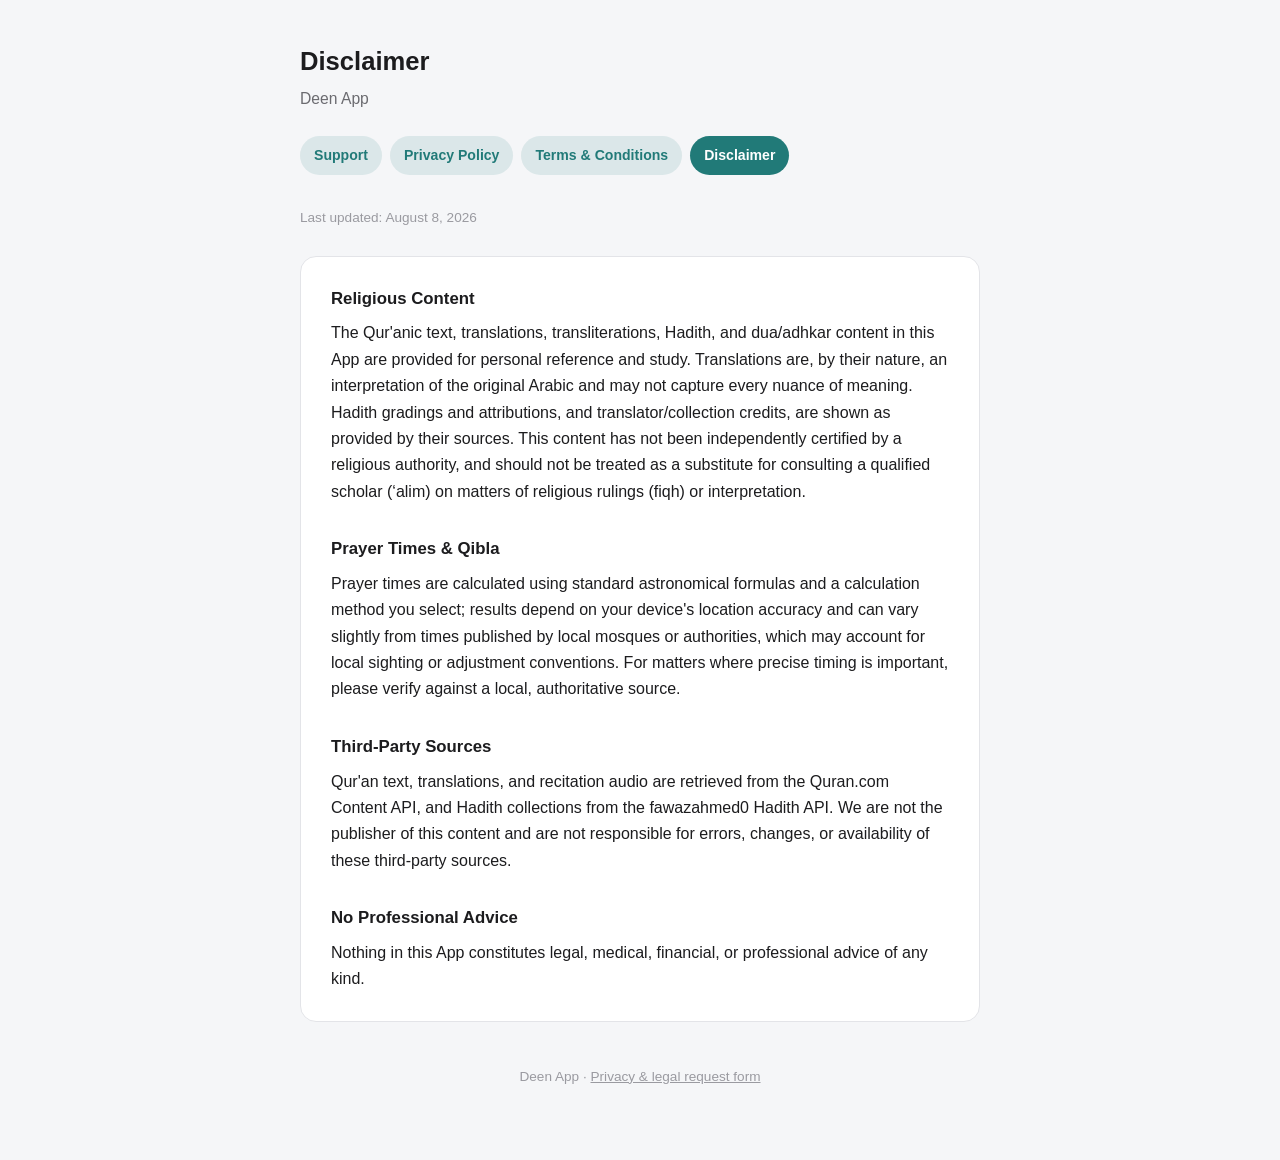
<file: disclaimer.html>
<!doctype html>
<html lang="en">
<head>
<meta charset="utf-8">
<meta name="viewport" content="width=device-width, initial-scale=1">
<title>Deen</title>
<link rel="stylesheet" href="style.css">
</head>
<body>
  <header>
    <h1>Disclaimer</h1>
    <p class="tagline">Deen App</p>
  </header>

  <nav>
    <a href="support.html">Support</a>
    <a href="privacy.html">Privacy Policy</a>
    <a href="terms.html">Terms &amp; Conditions</a>
    <a href="disclaimer.html" class="active">Disclaimer</a>
  </nav>

  <p class="updated">Last updated: August 8, 2026</p>

  <div class="card">
    <h2>Religious Content</h2>
    <p>The Qur'anic text, translations, transliterations, Hadith, and dua/adhkar content in this App are provided for personal reference and study. Translations are, by their nature, an interpretation of the original Arabic and may not capture every nuance of meaning. Hadith gradings and attributions, and translator/collection credits, are shown as provided by their sources. This content has not been independently certified by a religious authority, and should not be treated as a substitute for consulting a qualified scholar (&lsquo;alim) on matters of religious rulings (fiqh) or interpretation.</p>

    <h2>Prayer Times &amp; Qibla</h2>
    <p>Prayer times are calculated using standard astronomical formulas and a calculation method you select; results depend on your device's location accuracy and can vary slightly from times published by local mosques or authorities, which may account for local sighting or adjustment conventions. For matters where precise timing is important, please verify against a local, authoritative source.</p>

    <h2>Third-Party Sources</h2>
    <p>Qur'an text, translations, and recitation audio are retrieved from the Quran.com Content API, and Hadith collections from the fawazahmed0 Hadith API. We are not the publisher of this content and are not responsible for errors, changes, or availability of these third-party sources.</p>

    <h2>No Professional Advice</h2>
    <p>Nothing in this App constitutes legal, medical, financial, or professional advice of any kind.</p>
  </div>

  <footer>
    Deen App · <a href="https://forms.gle/p7V6Tzn5SVmezYjC9">Privacy &amp; legal request form</a>
  </footer>
</body>
</html>
</file>
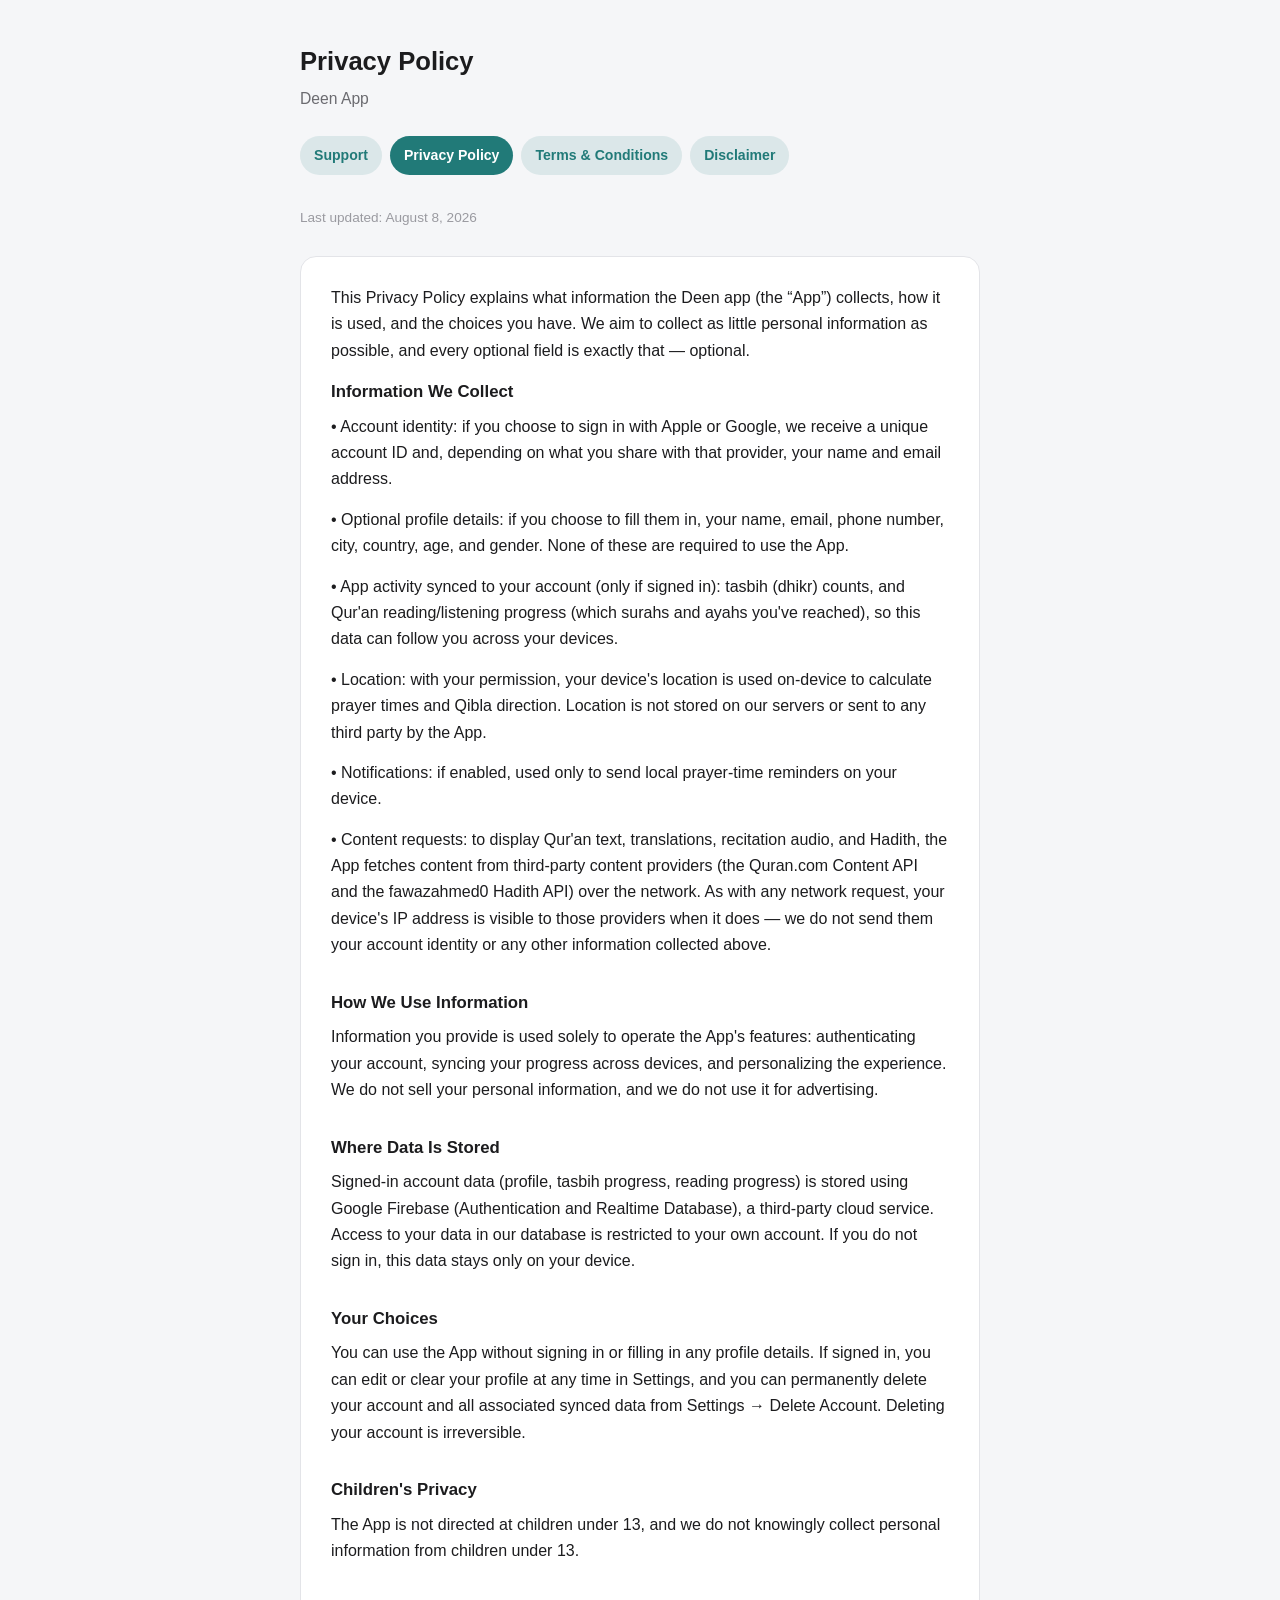
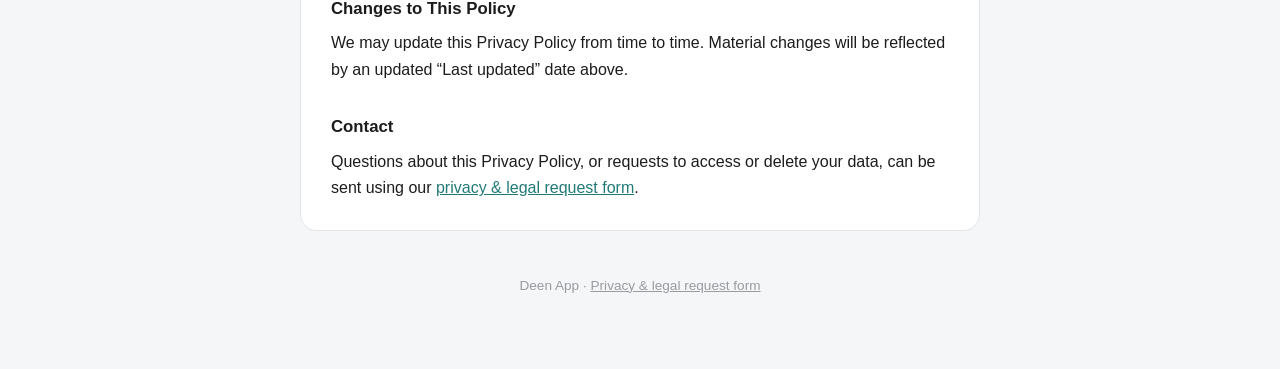
<file: privacy.html>
<!doctype html>
<html lang="en">
<head>
<meta charset="utf-8">
<meta name="viewport" content="width=device-width, initial-scale=1">
<title>Deen</title>
<link rel="stylesheet" href="style.css">
</head>
<body>
  <header>
    <h1>Privacy Policy</h1>
    <p class="tagline">Deen App</p>
  </header>

  <nav>
    <a href="support.html">Support</a>
    <a href="privacy.html" class="active">Privacy Policy</a>
    <a href="terms.html">Terms &amp; Conditions</a>
    <a href="disclaimer.html">Disclaimer</a>
  </nav>

  <p class="updated">Last updated: August 8, 2026</p>

  <div class="card">
    <p>This Privacy Policy explains what information the Deen app (the &ldquo;App&rdquo;) collects, how it is used, and the choices you have. We aim to collect as little personal information as possible, and every optional field is exactly that &mdash; optional.</p>

    <h2>Information We Collect</h2>
    <p>&bull; Account identity: if you choose to sign in with Apple or Google, we receive a unique account ID and, depending on what you share with that provider, your name and email address.</p>
    <p>&bull; Optional profile details: if you choose to fill them in, your name, email, phone number, city, country, age, and gender. None of these are required to use the App.</p>
    <p>&bull; App activity synced to your account (only if signed in): tasbih (dhikr) counts, and Qur'an reading/listening progress (which surahs and ayahs you've reached), so this data can follow you across your devices.</p>
    <p>&bull; Location: with your permission, your device's location is used on-device to calculate prayer times and Qibla direction. Location is not stored on our servers or sent to any third party by the App.</p>
    <p>&bull; Notifications: if enabled, used only to send local prayer-time reminders on your device.</p>
    <p>&bull; Content requests: to display Qur'an text, translations, recitation audio, and Hadith, the App fetches content from third-party content providers (the Quran.com Content API and the fawazahmed0 Hadith API) over the network. As with any network request, your device's IP address is visible to those providers when it does &mdash; we do not send them your account identity or any other information collected above.</p>

    <h2>How We Use Information</h2>
    <p>Information you provide is used solely to operate the App's features: authenticating your account, syncing your progress across devices, and personalizing the experience. We do not sell your personal information, and we do not use it for advertising.</p>

    <h2>Where Data Is Stored</h2>
    <p>Signed-in account data (profile, tasbih progress, reading progress) is stored using Google Firebase (Authentication and Realtime Database), a third-party cloud service. Access to your data in our database is restricted to your own account. If you do not sign in, this data stays only on your device.</p>

    <h2>Your Choices</h2>
    <p>You can use the App without signing in or filling in any profile details. If signed in, you can edit or clear your profile at any time in Settings, and you can permanently delete your account and all associated synced data from Settings &rarr; Delete Account. Deleting your account is irreversible.</p>

    <h2>Children's Privacy</h2>
    <p>The App is not directed at children under 13, and we do not knowingly collect personal information from children under 13.</p>

    <h2>Changes to This Policy</h2>
    <p>We may update this Privacy Policy from time to time. Material changes will be reflected by an updated &ldquo;Last updated&rdquo; date above.</p>

    <h2>Contact</h2>
    <p>Questions about this Privacy Policy, or requests to access or delete your data, can be sent using our <a href="https://forms.gle/p7V6Tzn5SVmezYjC9">privacy &amp; legal request form</a>.</p>
  </div>

  <footer>
    Deen App · <a href="https://forms.gle/p7V6Tzn5SVmezYjC9">Privacy &amp; legal request form</a>
  </footer>
</body>
</html>
</file>
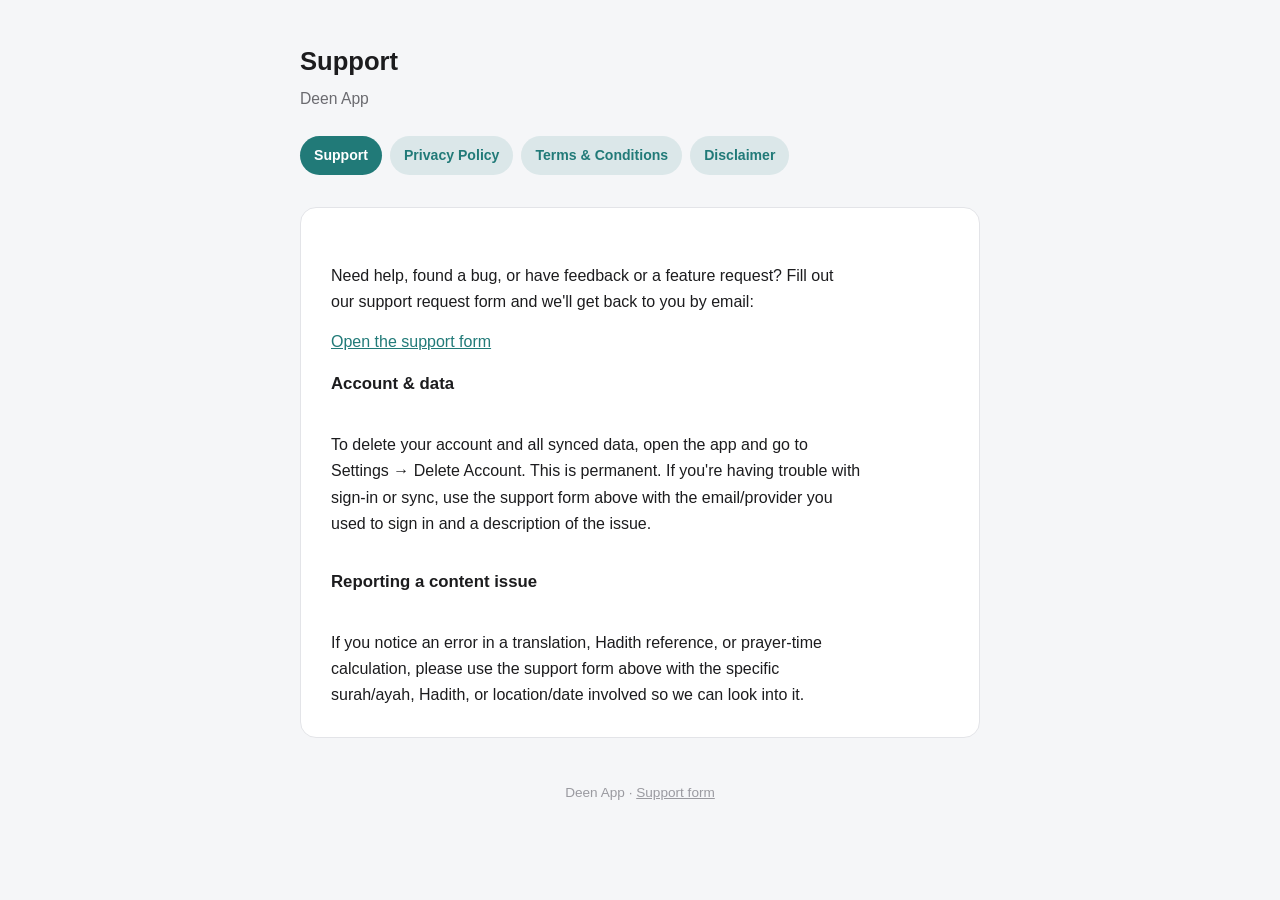
<file: support.html>
<!doctype html>
<html lang="en">
<head>
<meta charset="utf-8">
<meta name="viewport" content="width=device-width, initial-scale=1">
<title>Deen</title>
<link rel="stylesheet" href="style.css">
</head>
<body>
  <header>
    <h1>Support</h1>
    <p class="tagline">Deen App</p>
  </header>

  <nav>
    <a href="support.html" class="active">Support</a>
    <a href="privacy.html">Privacy Policy</a>
    <a href="terms.html">Terms &amp; Conditions</a>
    <a href="disclaimer.html">Disclaimer</a>
  </nav>

  <div class="card">
    <p>
      Need help, found a bug, or have feedback or a feature request? Fill out
      our support request form and we'll get back to you by email:
    </p>
    <p><a href="https://forms.gle/DgQgd4EDYPYcmXzt8">Open the support form</a></p>

    <h2>Account &amp; data</h2>
    <p>
      To delete your account and all synced data, open the app and go to
      Settings → Delete Account. This is permanent. If you're having trouble with
      sign-in or sync, use the support form above with the email/provider you
      used to sign in and a description of the issue.
    </p>

    <h2>Reporting a content issue</h2>
    <p>
      If you notice an error in a translation, Hadith reference, or prayer-time
      calculation, please use the support form above with the specific
      surah/ayah, Hadith, or location/date involved so we can look into it.
    </p>
  </div>

  <footer>
    Deen App · <a href="https://forms.gle/DgQgd4EDYPYcmXzt8">Support form</a>
  </footer>
</body>
</html>
</file>
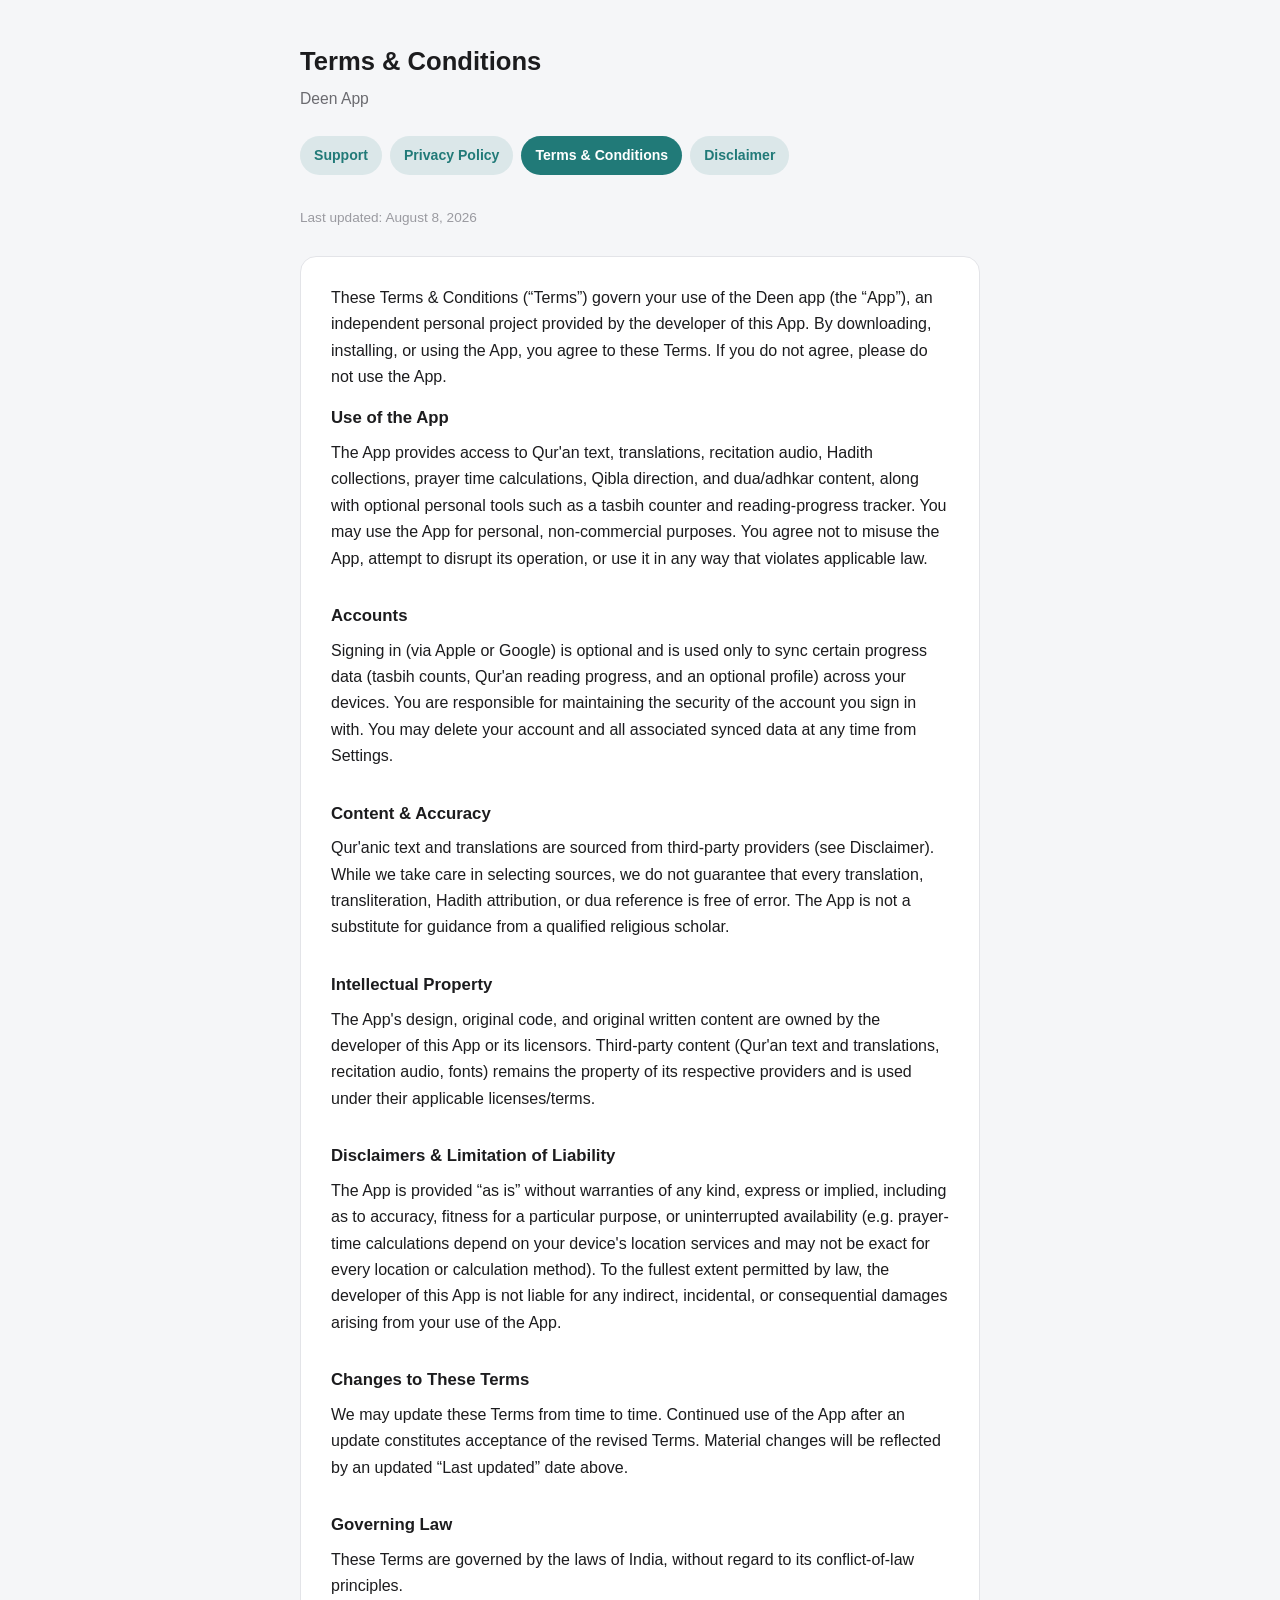
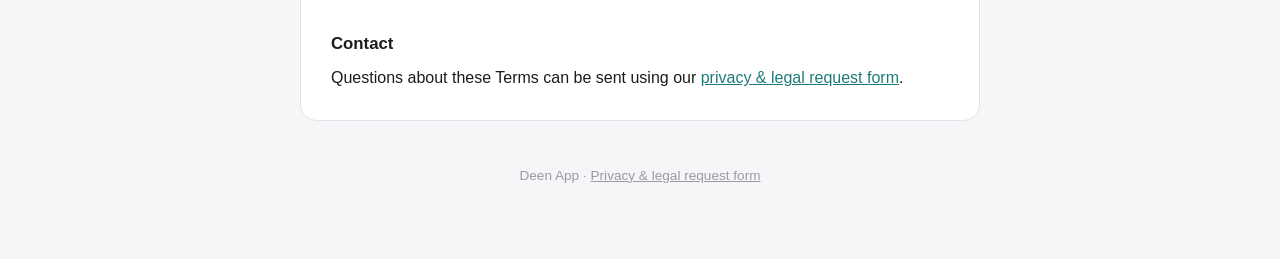
<file: terms.html>
<!doctype html>
<html lang="en">
<head>
<meta charset="utf-8">
<meta name="viewport" content="width=device-width, initial-scale=1">
<title>Deen</title>
<link rel="stylesheet" href="style.css">
</head>
<body>
  <header>
    <h1>Terms &amp; Conditions</h1>
    <p class="tagline">Deen App</p>
  </header>

  <nav>
    <a href="support.html">Support</a>
    <a href="privacy.html">Privacy Policy</a>
    <a href="terms.html" class="active">Terms &amp; Conditions</a>
    <a href="disclaimer.html">Disclaimer</a>
  </nav>

  <p class="updated">Last updated: August 8, 2026</p>

  <div class="card">
    <p>These Terms &amp; Conditions (&ldquo;Terms&rdquo;) govern your use of the Deen app (the &ldquo;App&rdquo;), an independent personal project provided by the developer of this App. By downloading, installing, or using the App, you agree to these Terms. If you do not agree, please do not use the App.</p>

    <h2>Use of the App</h2>
    <p>The App provides access to Qur'an text, translations, recitation audio, Hadith collections, prayer time calculations, Qibla direction, and dua/adhkar content, along with optional personal tools such as a tasbih counter and reading-progress tracker. You may use the App for personal, non-commercial purposes. You agree not to misuse the App, attempt to disrupt its operation, or use it in any way that violates applicable law.</p>

    <h2>Accounts</h2>
    <p>Signing in (via Apple or Google) is optional and is used only to sync certain progress data (tasbih counts, Qur'an reading progress, and an optional profile) across your devices. You are responsible for maintaining the security of the account you sign in with. You may delete your account and all associated synced data at any time from Settings.</p>

    <h2>Content &amp; Accuracy</h2>
    <p>Qur'anic text and translations are sourced from third-party providers (see Disclaimer). While we take care in selecting sources, we do not guarantee that every translation, transliteration, Hadith attribution, or dua reference is free of error. The App is not a substitute for guidance from a qualified religious scholar.</p>

    <h2>Intellectual Property</h2>
    <p>The App's design, original code, and original written content are owned by the developer of this App or its licensors. Third-party content (Qur'an text and translations, recitation audio, fonts) remains the property of its respective providers and is used under their applicable licenses/terms.</p>

    <h2>Disclaimers &amp; Limitation of Liability</h2>
    <p>The App is provided &ldquo;as is&rdquo; without warranties of any kind, express or implied, including as to accuracy, fitness for a particular purpose, or uninterrupted availability (e.g. prayer-time calculations depend on your device's location services and may not be exact for every location or calculation method). To the fullest extent permitted by law, the developer of this App is not liable for any indirect, incidental, or consequential damages arising from your use of the App.</p>

    <h2>Changes to These Terms</h2>
    <p>We may update these Terms from time to time. Continued use of the App after an update constitutes acceptance of the revised Terms. Material changes will be reflected by an updated &ldquo;Last updated&rdquo; date above.</p>

    <h2>Governing Law</h2>
    <p>These Terms are governed by the laws of India, without regard to its conflict-of-law principles.</p>

    <h2>Contact</h2>
    <p>Questions about these Terms can be sent using our <a href="https://forms.gle/p7V6Tzn5SVmezYjC9">privacy &amp; legal request form</a>.</p>
  </div>

  <footer>
    Deen App · <a href="https://forms.gle/p7V6Tzn5SVmezYjC9">Privacy &amp; legal request form</a>
  </footer>
</body>
</html>
</file>
<file: style.css>
:root {
  color-scheme: light dark;
  --accent: #217a78;
  --accent-soft: rgba(33, 122, 120, 0.12);
  --bg: #f5f6f8;
  --card: #ffffff;
  --border: #e3e4e8;
  --text: #1c1c1e;
  --muted: #6b6b70;
  --faint: #9a9aa0;
}

@media (prefers-color-scheme: dark) {
  :root {
    --accent: #5ce0c6;
    --accent-soft: rgba(92, 224, 198, 0.14);
    --bg: #111214;
    --card: #1b1c1f;
    --border: #2a2b2f;
    --text: #f2f2f4;
    --muted: #a7a7ad;
    --faint: #7c7c82;
  }
}

* { box-sizing: border-box; }

body {
  font-family: -apple-system, BlinkMacSystemFont, "Segoe UI", Roboto, Helvetica, Arial, sans-serif;
  max-width: 720px;
  margin: 0 auto;
  padding: 40px 20px 72px;
  line-height: 1.65;
  color: var(--text);
  background: var(--bg);
}

header { margin-bottom: 8px; }
header h1 { font-size: 1.6rem; margin: 0 0 4px; }
header p.tagline { margin: 0; color: var(--muted); font-size: 0.98rem; }

nav {
  display: flex;
  flex-wrap: wrap;
  gap: 8px;
  margin: 24px 0 32px;
}
nav a {
  padding: 8px 14px;
  border-radius: 999px;
  background: var(--accent-soft);
  color: var(--accent);
  text-decoration: none;
  font-size: 0.88rem;
  font-weight: 600;
  white-space: nowrap;
}
nav a.active { background: var(--accent); color: #fff; }

.card {
  background: var(--card);
  border: 1px solid var(--border);
  border-radius: 16px;
  padding: 28px 30px;
}

h2 { font-size: 1.05rem; margin: 30px 0 8px; color: var(--text); }
h2:first-of-type { margin-top: 0; }
p { margin: 0 0 14px; white-space: pre-line; }
p:last-child { margin-bottom: 0; }

.updated { color: var(--faint); font-size: 0.85rem; margin-bottom: 26px; }

.disclosure {
  background: var(--accent-soft);
  border-radius: 12px;
  padding: 14px 18px;
  font-size: 0.88rem;
  color: var(--muted);
  margin-bottom: 28px;
}

footer {
  margin-top: 44px;
  font-size: 0.85rem;
  color: var(--faint);
  text-align: center;
}
footer a { color: var(--faint); }

a { color: var(--accent); }
</file>
